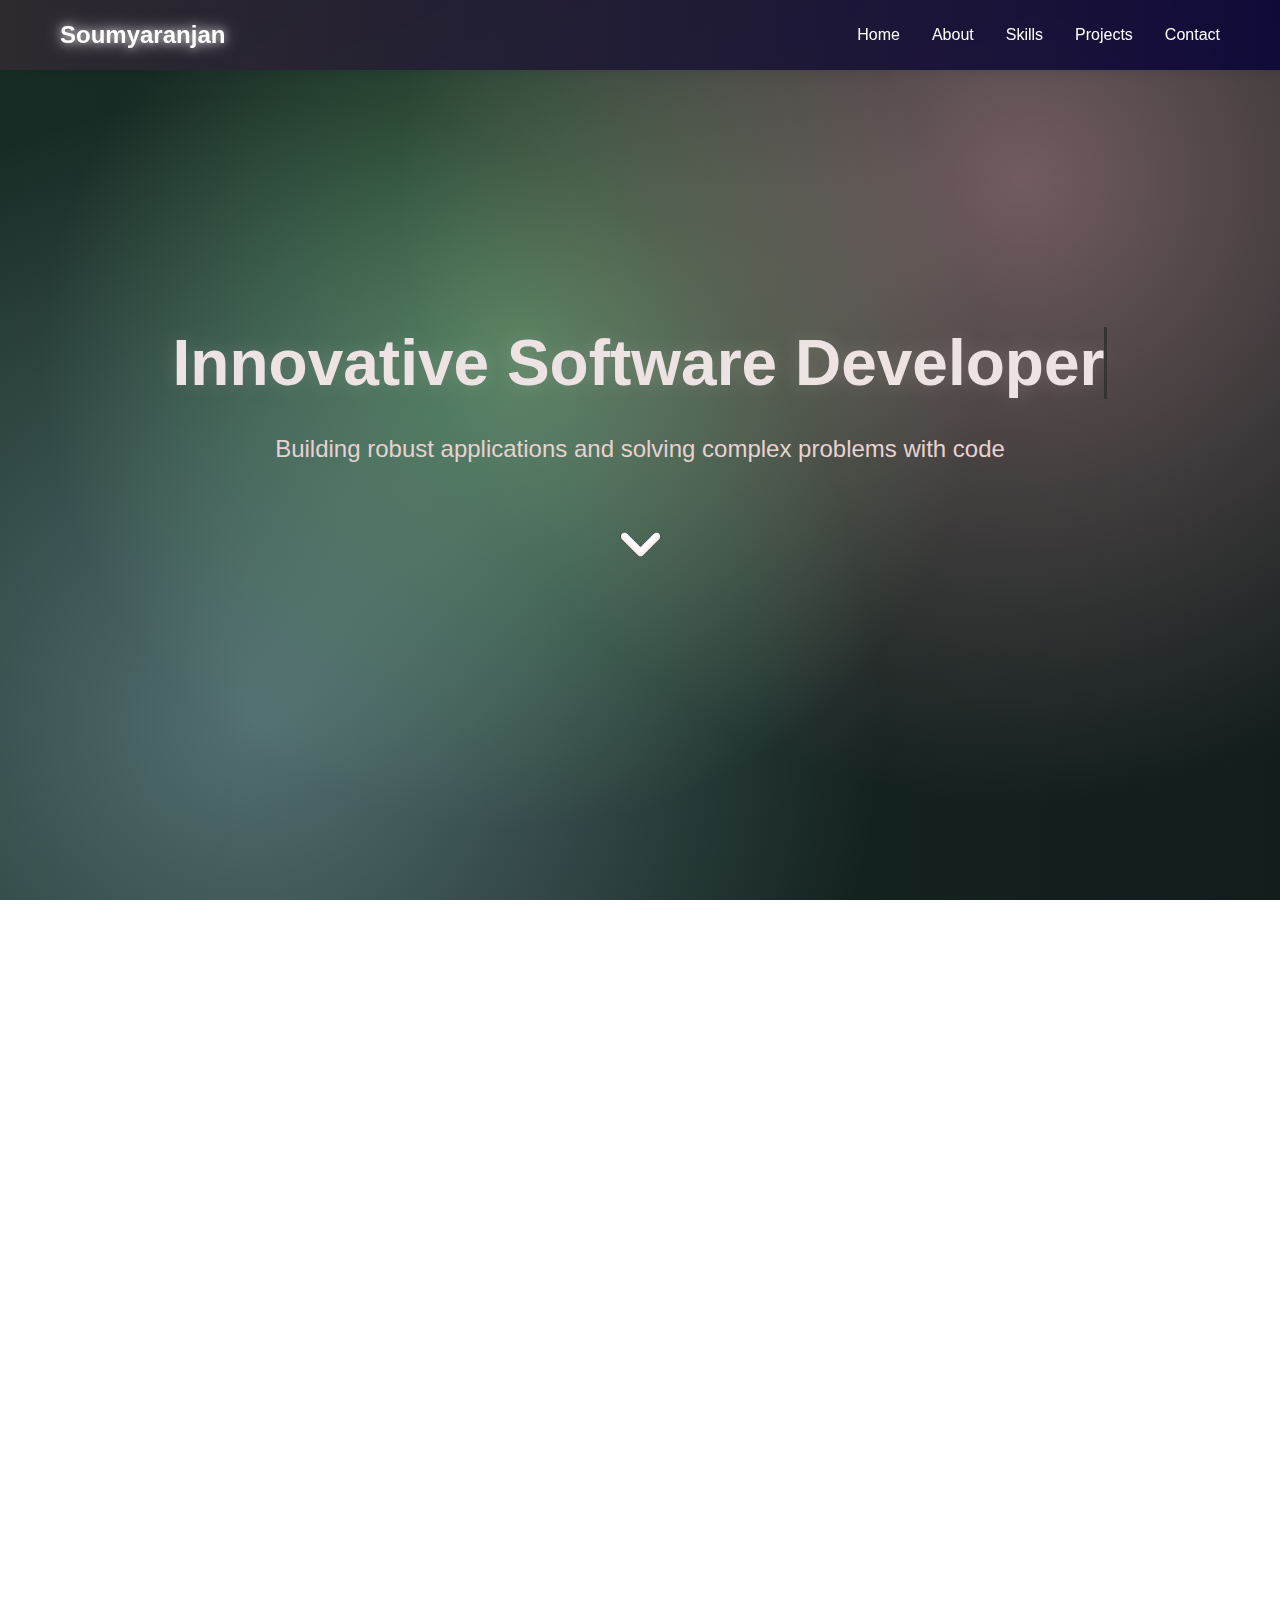
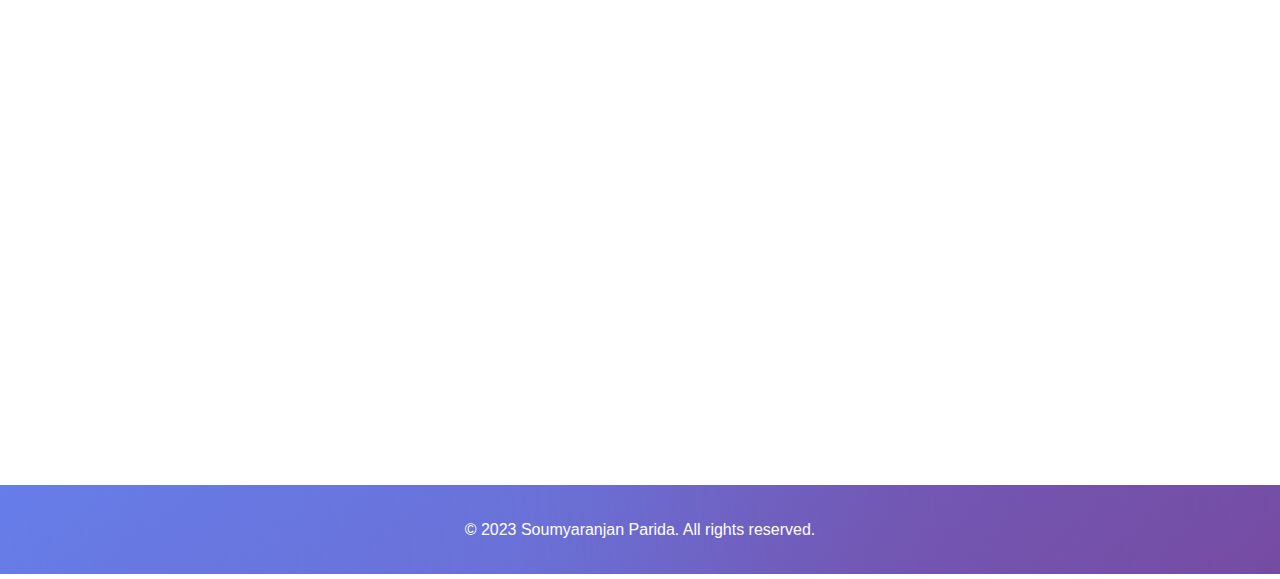
<file: index.html>
<!DOCTYPE html>
<html lang="en">

<head>
    <meta charset="UTF-8">
    <meta name="viewport" content="width=device-width, initial-scale=1.0, maximum-scale=5.0, user-scalable=yes">
    <meta name="apple-mobile-web-app-capable" content="yes">
    <meta name="apple-mobile-web-app-status-bar-style" content="black-translucent">
    <meta name="apple-mobile-web-app-title" content="Soumyaranjan Portfolio">
    <meta name="mobile-web-app-capable" content="yes">
    <title>Software Developer Portfolio</title>
    <link rel="stylesheet" href="styles.css">
    <link rel="stylesheet" href="https://cdnjs.cloudflare.com/ajax/libs/font-awesome/6.0.0/css/all.min.css">
</head>

<body>
    <div class="scroll-progress"></div>
    <header>
        <nav>
            <div class="nav-container">
                <h1 class="logo">Soumyaranjan</h1>
                <button class="hamburger" aria-label="Toggle navigation">
                    <span class="bar"></span>
                    <span class="bar"></span>
                    <span class="bar"></span>
                </button>
                <ul class="nav-links">
                    <li><a href="#hero">Home</a></li>
                    <li><a href="#about">About</a></li>
                    <li><a href="#skills">Skills</a></li>
                    <li><a href="#projects">Projects</a></li>
                    <li><a href="#contact">Contact</a></li>
                </ul>
            </div>
        </nav>
    </header>

    <main>
        <section id="hero" class="hero-section">
            <div class="hero-content">
                <h1 class="hero-headline"><span class="typing-text">Innovative Software Developer</span></h1>
                <p class="hero-subtext">Building robust applications and solving complex problems with code</p>
                <div class="scroll-arrow"><img src="down-chevron (1).png" alt="" height="45vh"> </div>
                <!-- <div class="scroll-arrow"><img src="download.png" alt="" height="45vh"> </div> -->
            </div>
        </section>

        <section id="about" class="about-section">
            <div class="container">
                <h2>About Me</h2>
                <div class="about-content">
                    <div class="profile-section">
                        <div class="profile-photo">
                            <img src="profile.jpg" alt="Profile Photo">
                        </div>
                        <div class="profile-details">
                            <div class="profile-intro">
                                <h3>Soumyaranjan</h3>
                                <p class="role">Full-Stack Software Developer</p>
                                <p class="location">📍 Based in India</p>
                            </div>         
                            <a href="soumyaranjan.pdf" download class="cv-download-btn"><i class="fas fa-download"></i>
                                Download CV</a>
                        </div>
                    </div>

                    <div class="about-details">
                        <div class="detail-card">
                            <h4>👨‍💻 About Me</h4>
                            <p>I'm a passionate software developer with over 5 years of experience building scalable web
                                applications and solving complex problems. My expertise spans full-stack development,
                                including JavaScript, Python, React, and Node.js.</p>
                            <p>I believe in writing clean, efficient code and creating user-friendly applications. Every
                                project I undertake is approached with problem-solving skills, attention to detail, and
                                a
                                focus on delivering high-quality software that meets user needs.</p>
                        </div>

                        <div class="detail-card">
                            <h4>🎓 Education</h4>
                            <div class="education-item">
                                <h5>Bachelor of Science in Mathematics</h5>
                                <!-- <p class="institution">Kendrapara autonomous college,kendrapara</p> -->
                                <p class="duration">2020 - 2023</p>
                                <h5>Masters In Computer Application</h5>
                                <p class="duration">2023-2025</p>
                            </div>
                        </div>

                        <!-- <div class="detail-card">
                            <h4>💼 Experience</h4>
                            <div class="experience-item">
                                <h5>Senior Software Developer</h5>
                                <p class="company">Tech Solutions Inc.</p>
                                <p class="duration">2022 - Present</p>
                                <p>Led development of scalable web applications, mentored junior developers, and implemented CI/CD pipelines.</p>
                            </div>
                            <div class="experience-item">
                                <h5>Software Developer</h5>
                                <p class="company">InnovateTech</p>
                                <p class="duration">2020 - 2022</p>
                                <p>Developed full-stack applications using React and Node.js, collaborated with cross-functional teams.</p>
                            </div>
                        </div> -->

                        <div class="detail-card">
                            <h4>🎯 Interests & Hobbies</h4>
                            <div class="interests-grid">
                                <span class="interest-tag">🚀 Open Source</span>
                                <span class="interest-tag">📚 Tech Blogs</span>
                                <span class="interest-tag">🎮 Gaming</span>
                                <span class="interest-tag">🏃‍♂️ Running</span>
                                <span class="interest-tag">🎵 Music</span>
                                <span class="interest-tag">📷 Photography</span>
                                <span class="interest-tag">🏐 Volleyball</span>
                                <span class="interest-tag">🏏 Cricket</span>

                            </div>
                        </div>
                    </div>

                    <div class="stats-section">
                        <div class="stat-card">
                            <div class="stat-number">1+</div>
                            <div class="stat-label">Years Experience</div>
                        </div>
                        <div class="stat-card">
                            <div class="stat-number">10+</div>
                            <div class="stat-label">Projects Completed</div>
                        </div>
                        <div class="stat-card">
                            <div class="stat-number">10+</div>
                            <div class="stat-label">Technologies Mastered</div>
                        </div>
                        <div class="stat-card">
                            <div class="stat-number">100%</div>
                            <div class="stat-label">Client Satisfaction</div>
                        </div>
                    </div>
                </div>
            </div>
        </section>

        <section id="skills" class="skills-section">
            <div class="container">
                <h2>My Skills</h2>
                <p class="skills-intro">I love building software! My main tech stack includes Java, Python, and
                    JavaScript. I enjoy developing user-friendly web applications using React, Node.js, Express, HTML,
                    and CSS, and working with MongoDB & MySQL for database management. I'm always exploring new tools
                    and technologies to improve my skills and create exciting projects.</p>

                <div id="skills-grid" class="skills-grid">
                    <!-- Skills will be dynamically loaded here -->
                </div>
            </div>
        </section>

        <section id="projects" class="projects-section">
            <div class="container">
                <h2>My Projects</h2>
                <div id="projects-grid" class="projects-grid">
                    <!-- Projects will be dynamically loaded here -->
                </div>
            </div>
        </section>

        <section id="contact" class="contact-section">
            <div class="container">
                <h2>Get In Touch & Connect</h2>
                <div class="contact-connect-content">
                    <div class="contact-form-wrapper">
                        <form id="contact-form" class="contact-form">
                            <div class="form-group">
                                <label for="name">Name</label>
                                <input type="text" id="name" name="name" required>
                            </div>
                            <div class="form-group">
                                <label for="email">Email</label>
                                <input type="email" id="email" name="email" required>
                            </div>
                            <div class="form-group">
                                <label for="message">Message</label>
                                <textarea id="message" name="message" rows="5" required></textarea>
                            </div>
                            <button type="submit" class="submit-btn">Send Message</button>
                        </form>
                    </div>
                    <div class="connect-icons-wrapper">
                        <h3>Let’s Connect</h3>
                        <div class="connect-icons">
                            <a href="https://www.instagram.com/hyy.soumyaa?igsh=MWFvNXAzdnlqZjkxZw==" target="_blank"
                                rel="noopener noreferrer" class="connect-link">
                                <i class="fab fa-instagram"></i>
                            </a>
                            <a href="https://www.linkedin.com/in/soumyaranjan-parida-05855832a?utm_source=share&utm_campaign=share_via&utm_content=profile&utm_medium=android_app"
                                target="_blank" rel="noopener noreferrer" class="connect-link">
                                <i class="fab fa-linkedin-in"></i>
                            </a>
                            <a href="tel:7608942729" class="connect-link">
                                <i class="fas fa-phone"></i>
                            </a>
                            <a href="mailto:talesbysoumya@gmail.com" class="connect-link">
                                <i class="fas fa-envelope"></i>
                            </a>
                        </div>
                    </div>
                </div>
            </div>
        </section>
    </main>

    <footer>
        <div class="container">
            <p>&copy; 2023 Soumyaranjan Parida. All rights reserved.</p>
        </div>
    </footer>

    <script src="script.js"></script>
</body>

</html>
</file>
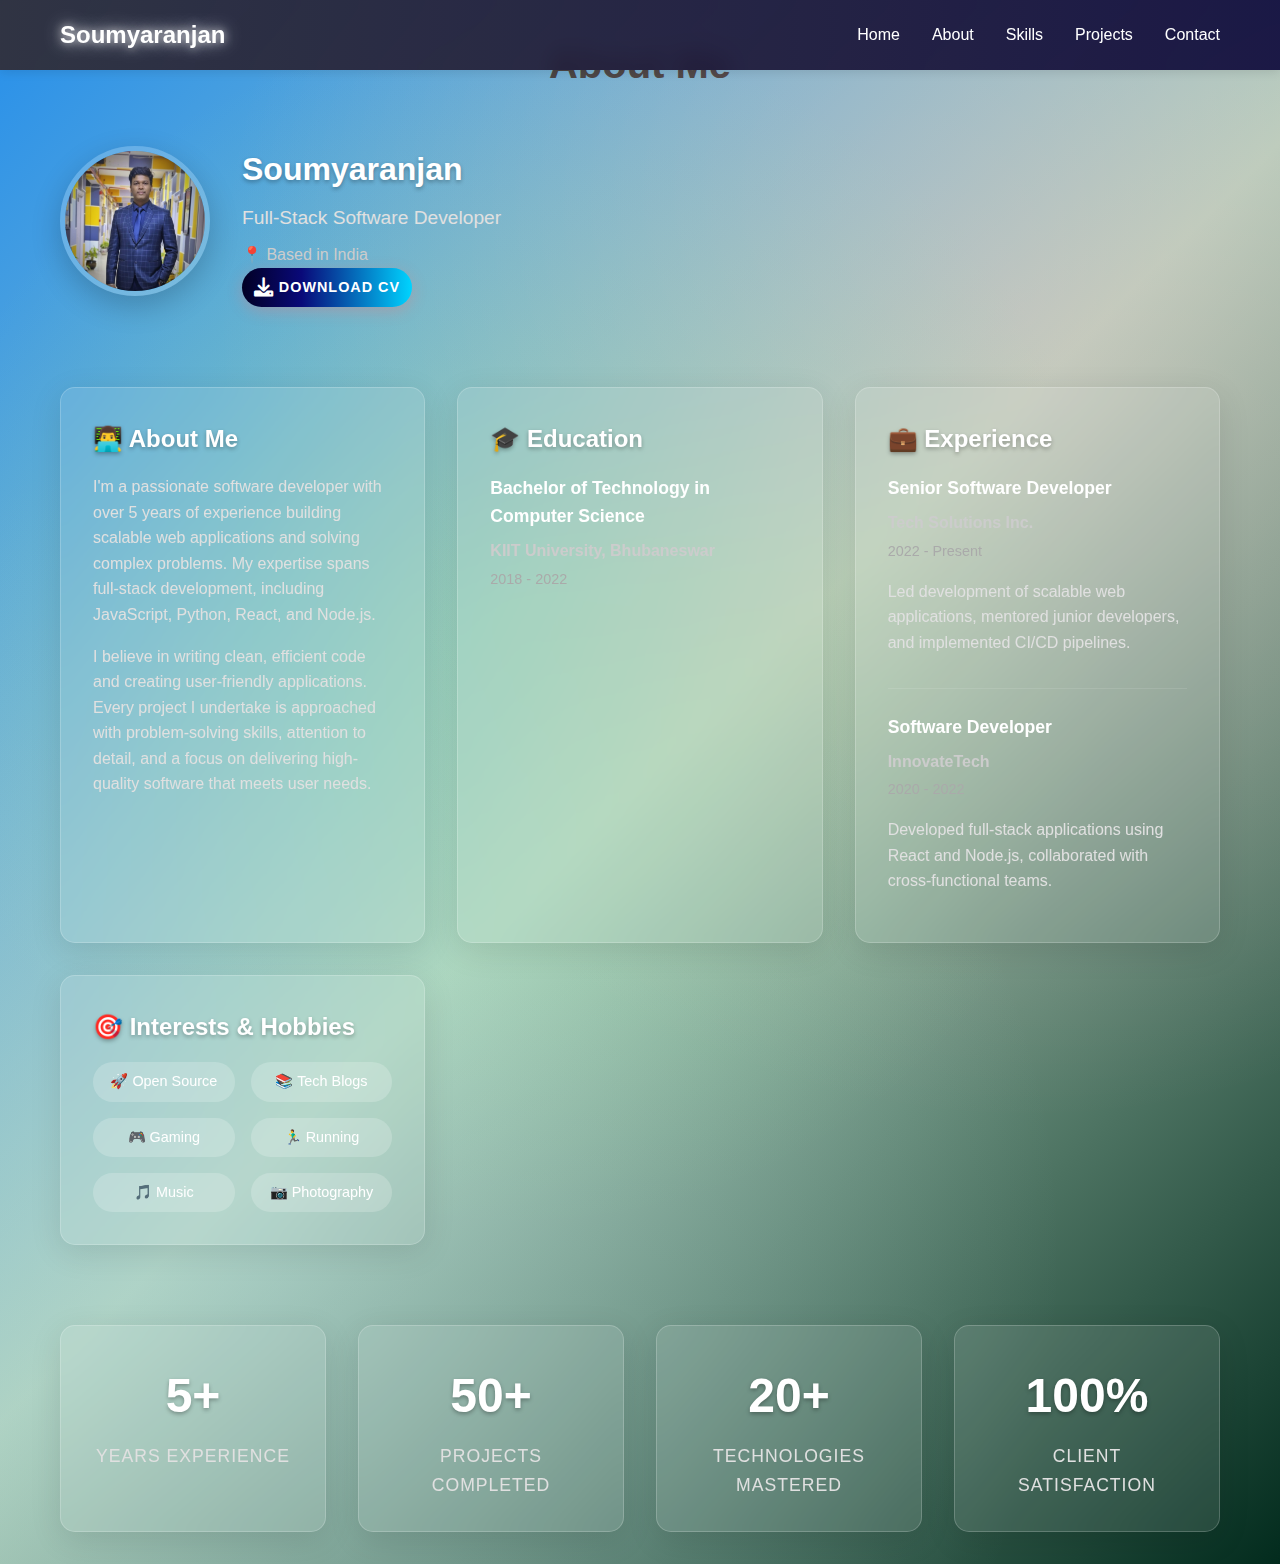
<file: about.html>
<!DOCTYPE html>
<html lang="en">

<head>
    <meta charset="UTF-8">
    <meta name="viewport" content="width=device-width, initial-scale=1.0">
    <title>About - Software Developer Portfolio</title>
    <link rel="stylesheet" href="styles.css">
    <link rel="stylesheet" href="https://cdnjs.cloudflare.com/ajax/libs/font-awesome/6.0.0/css/all.min.css">
</head>

<body>
    <header>
        <nav>
            <div class="nav-container">
                <h1 class="logo">Soumyaranjan</h1>
                <button class="hamburger" aria-label="Toggle navigation">
                    <span class="bar"></span>
                    <span class="bar"></span>
                    <span class="bar"></span>
                </button>
                <ul class="nav-links">
                    <li><a href="index.html">Home</a></li>
                    <li><a href="about.html">About</a></li>
                    <li><a href="skills.html">Skills</a></li>
                    <li><a href="projects.html">Projects</a></li>
                    <li><a href="contact.html">Contact</a></li>
                </ul>
            </div>
        </nav>
    </header>

    <main>
        <section id="about" class="about-section">
            <div class="container">
                <h2>About Me</h2>
                <div class="about-content">
                    <div class="profile-section">
                        <div class="profile-photo">
                            <img src="profile.jpg" alt="Profile Photo">
                        </div>
                        <div class="profile-intro">
                            <h3>Soumyaranjan</h3>
                            <p class="role">Full-Stack Software Developer</p>
                            <p class="location">📍 Based in India</p>
                            <a href="soumyaranjan.pdf" download class="cv-download-btn"><i class="fas fa-download"></i> Download CV</a>
                        </div>
                    </div>

                    <div class="about-details">
                        <div class="detail-card">
                            <h4>👨‍💻 About Me</h4>
                            <p>I'm a passionate software developer with over 5 years of experience building scalable web
                                applications and solving complex problems. My expertise spans full-stack development,
                                including JavaScript, Python, React, and Node.js.</p>
                            <p>I believe in writing clean, efficient code and creating user-friendly applications. Every
                                project I undertake is approached with problem-solving skills, attention to detail, and a
                                focus on delivering high-quality software that meets user needs.</p>
                        </div>

                        <div class="detail-card">
                            <h4>🎓 Education</h4>
                            <div class="education-item">
                                <h5>Bachelor of Technology in Computer Science</h5>
                                <p class="institution">KIIT University, Bhubaneswar</p>
                                <p class="duration">2018 - 2022</p>
                            </div>
                        </div>

                        <div class="detail-card">
                            <h4>💼 Experience</h4>
                            <div class="experience-item">
                                <h5>Senior Software Developer</h5>
                                <p class="company">Tech Solutions Inc.</p>
                                <p class="duration">2022 - Present</p>
                                <p>Led development of scalable web applications, mentored junior developers, and implemented CI/CD pipelines.</p>
                            </div>
                            <div class="experience-item">
                                <h5>Software Developer</h5>
                                <p class="company">InnovateTech</p>
                                <p class="duration">2020 - 2022</p>
                                <p>Developed full-stack applications using React and Node.js, collaborated with cross-functional teams.</p>
                            </div>
                        </div>

                        <div class="detail-card">
                            <h4>🎯 Interests & Hobbies</h4>
                            <div class="interests-grid">
                                <span class="interest-tag">🚀 Open Source</span>
                                <span class="interest-tag">📚 Tech Blogs</span>
                                <span class="interest-tag">🎮 Gaming</span>
                                <span class="interest-tag">🏃‍♂️ Running</span>
                                <span class="interest-tag">🎵 Music</span>
                                <span class="interest-tag">📷 Photography</span>
                            </div>
                        </div>
                    </div>

                    <div class="stats-section">
                        <div class="stat-card">
                            <div class="stat-number">5+</div>
                            <div class="stat-label">Years Experience</div>
                        </div>
                        <div class="stat-card">
                            <div class="stat-number">50+</div>
                            <div class="stat-label">Projects Completed</div>
                        </div>
                        <div class="stat-card">
                            <div class="stat-number">20+</div>
                            <div class="stat-label">Technologies Mastered</div>
                        </div>
                        <div class="stat-card">
                            <div class="stat-number">100%</div>
                            <div class="stat-label">Client Satisfaction</div>
                        </div>
                    </div>
                </div>
            </div>
        </section>
    </main>

    <!-- <footer>
        <div class="container">
            <p>&copy; 2023 Software Developer Portfolio. All rights reserved.</p>
        </div>
    </footer> -->

    <script src="script.js"></script>
</body>

</html>
</file>
<file: styles.css>
/* Reset and Base Styles */
* {
    margin: 0;
    padding: 0;
    box-sizing: border-box;
}

body {
    font-family: 'Arial', sans-serif;
    line-height: 1.6;
    color: #333333;
    background: linear-gradient(135deg, #f5f5f5 0%, #e8f4f8 50%, #d1ecf1 100%);
    background-attachment: fixed;
    animation: backgroundShift 20s ease-in-out infinite alternate;
    font-size: 16px;
}

/* Scroll Progress Bar */
.scroll-progress {
    position: fixed;
    top: 0;
    left: 0;
    width: 0%;
    height: 4px;
    background: linear-gradient(90deg, #ff6b6b, #feca57, #48dbfb);
    z-index: 1001;
    transition: width 0.3s ease;
}

.container {
    max-width: 1200px;
    margin: 0 auto;
    padding: 0 20px;
}

/* Navigation */
header {
    position: fixed;
    top: 0;
    width: 100%;
    background: linear-gradient(90deg, rgba(49, 42, 49, 0.9) 0%, rgba(10, 5, 56, 0.9) 100%);
    backdrop-filter: blur(10px);
    z-index: 1000;
    box-shadow: 0 2px 10px rgba(0, 0, 0, 0.1);
}

.nav-container {
    display: flex;
    justify-content: space-between;
    align-items: center;
    padding: 1rem 0;
    max-width: 1200px;
    margin: 0 auto;
    padding: 1rem 20px;
}

.logo {
    font-size: 1.5rem;
    font-weight: bold;
    color: #ffffff;
    text-shadow: 0 0 10px rgba(255, 255, 255, 0.8), 0 0 20px rgba(255, 255, 255, 0.6);
}

.nav-links {
    display: flex;
    list-style: none;
}

.nav-links li {
    margin-left: 2rem;
}

.nav-links a {
    text-decoration: none;
    color: #ffffff;
    transition: color 0.3s ease;
    position: relative;
}

.nav-links a::after {
    content: '';
    position: absolute;
    width: 0;
    height: 2px;
    bottom: -5px;
    left: 0;
    background-color: #ffffff;
    transition: width 0.3s ease;
}

.nav-links a:hover {
    color: #ffffff;
    text-shadow: 0 0 10px rgba(255, 255, 255, 0.8);
}

.nav-links a:hover::after {
    width: 100%;
}

/* Hamburger Menu */
.hamburger {
    display: none;
    flex-direction: column;
    cursor: pointer;
}

.bar {
    width: 25px;
    height: 3px;
    background-color: #ffffff;
    margin: 3px 0;
    transition: 0.3s;
}

.hamburger.active .bar:nth-child(1) {
    transform: rotate(-45deg) translate(-5px, 6px);
}

.hamburger.active .bar:nth-child(2) {
    opacity: 0;
}

.hamburger.active .bar:nth-child(3) {
    transform: rotate(45deg) translate(-5px, -6px);
}
/* Hero Section */
.hero-section {
    min-height: 90vh;
    display: flex;
    align-items: center;
    justify-content: center;
    /* background: linear-gradient(135deg, #363333 0%, #7aade4 50%, #010a0f 100%),
                radial-gradient(circle at 25% 25%, rgba(173, 216, 230, 0.3) 0%, transparent 50%),
                radial-gradient(circle at 75% 75%, rgba(255, 182, 193, 0.3) 0%, transparent 50%); */
    background: linear-gradient(to right, #182C25, #121D1C);
    background-attachment: fixed;
    position: relative;
    overflow: hidden;
}

@media (min-width: 992px) {
    .hero-section {
        min-height: 100dvh;
    }
}

.hero-section::before {
    content: '';
    position: absolute;
    top: 0;
    left: 0;
    right: 0;
    bottom: 0;
    background-image:
        radial-gradient(circle at 20% 80%, rgba(173, 216, 230, 0.4) 0%, transparent 50%),
        radial-gradient(circle at 80% 20%, rgba(255, 182, 193, 0.4) 0%, transparent 50%),
        radial-gradient(circle at 40% 40%, rgba(144, 238, 144, 0.4) 0%, transparent 50%);
    animation: particleFloat 15s ease-in-out infinite;
    pointer-events: none;
    z-index: 0;
}

.hero-section::after {
    content: '';
    position: absolute;
    top: 0;
    left: 0;
    right: 0;
    bottom: 0;
    /* background: ; */
    /* background-image:
        radial-gradient(circle at 10% 90%, rgba(255, 255, 255, 0.5) 0%, transparent 30%),
        radial-gradient(circle at 90% 10%, rgba(255, 255, 255, 0.5) 0%, transparent 30%),
        radial-gradient(circle at 50% 50%, rgba(255, 255, 255, 0.5) 0%, transparent 30%); */
    animation: bubbleFloat 20s ease-in-out infinite;
    pointer-events: none;
    z-index: 0;
}

.hero-content {
    text-align: center;
    z-index: 1;
    position: relative;
}

.hero-headline {
    font-size: 4rem;
    font-weight: bold;
    margin-bottom: 1rem;
    color: #eee3e3;
    text-shadow: 0 0 20px rgba(226, 212, 212, 0.2);
    animation: fadeInUp 1s ease-out;
}

.typing-text {
    border-right: 3px solid #333333;
    animation: typing 3s steps(30, end), blink-caret 0.75s step-end infinite;
}

@keyframes typing {
    from { width: 0; }
    to { width: 100%; }
}

@keyframes blink-caret {
    from, to { border-color: transparent; }
    50% { border-color: #333333; }
}

.hero-subtext {
    font-size: 1.5rem;
    color: #e7d2d2;
    margin-bottom: 3rem;
    animation: fadeInUp 1s ease-out 0.3s both;
}

.scroll-arrow {
    animation: bounce 2s infinite;
    color: #d84f4f;
    cursor: pointer;
    font-size: 5vh;
}

@keyframes fadeInUp {
    from {
        opacity: 0;
        transform: translateY(30px);
    }
    to {
        opacity: 1;
        transform: translateY(0);
    }
}

@keyframes bounce {
    0%, 20%, 50%, 80%, 100% {
        transform: translateY(0);
    }
    40% {
        transform: translateY(-10px);
    }
    60% {
        transform: translateY(-5px);
    }
}

@keyframes backgroundShift {
    0% {
        background-position: 0% 50%;
    }
    100% {
        background-position: 100% 50%;
    }
}

@keyframes particleFloat {
    0% {
        transform: translateY(0px) rotate(0deg);
        opacity: 0.7;
    }
    50% {
        transform: translateY(-20px) rotate(180deg);
        opacity: 1;
    }
    100% {
        transform: translateY(0px) rotate(360deg);
        opacity: 0.7;
    }
}

@keyframes bubbleFloat {
    0% {
        transform: translateY(0px) scale(1);
        opacity: 0.5;
    }
    25% {
        transform: translateY(-10px) scale(1.1);
        opacity: 0.7;
    }
    50% {
        transform: translateY(-20px) scale(0.9);
        opacity: 1;
    }
    75% {
        transform: translateY(-10px) scale(1.05);
        opacity: 0.8;
    }
    100% {
        transform: translateY(0px) scale(1);
        opacity: 0.5;
    }
}

body::before {
    content: '';
    position: fixed;
    top: 0;
    left: 0;
    width: 100%;
    height: 100%;
    background-image:
        radial-gradient(circle at 20% 80%, rgba(106, 13, 173, 0.4) 0%, transparent 50%),
        radial-gradient(circle at 80% 20%, rgba(255, 69, 0, 0.4) 0%, transparent 50%),
        radial-gradient(circle at 40% 40%, rgba(0, 206, 209, 0.4) 0%, transparent 50%);
    animation: particleFloat 15s ease-in-out infinite;
    pointer-events: none;
    z-index: -1;
}

/* About Section */
.about-section {
    min-height: auto;
    display: flex;
    align-items: center;
    justify-content: center;
    padding: 2rem 0;
    background: linear-gradient(135deg, #268feb 0%, #afd1bc 50%, #022b1d 100%);
    position: relative;
    overflow: hidden;
}

@media (min-width: 992px) {
    .about-section {
        min-height: 100vh;
    }
}

.about-section::before {
    content: '';
    position: absolute;
    top: 0;
    left: 0;
    right: 0;
    bottom: 0;
    background-image:
        radial-gradient(circle at 20% 80%, rgba(173, 216, 230, 0.3) 0%, transparent 50%),
        radial-gradient(circle at 80% 20%, rgba(255, 182, 193, 0.3) 0%, transparent 50%),
        radial-gradient(circle at 40% 40%, rgba(144, 238, 144, 0.3) 0%, transparent 50%);
    animation: particleFloat 15s ease-in-out infinite;
    pointer-events: none;
    z-index: 0;
}

.about-section h2 {
    text-align: center;
    font-size: 2.5rem;
    margin-bottom: 3rem;
    color: #333333;
}

.about-content {
    display: flex;
    flex-direction: column;
    gap: 3rem;
    position: relative;
    z-index: 1;
    max-width: 1200px;
    width: 100%;
}

.profile-section {
    display: flex;
    align-items: center;
    gap: 2rem;
    margin-bottom: 2rem;
}

.profile-photo img {
    width: 150px;
    height: 150px;
    border-radius: 50%;
    object-fit: cover;
    border: 5px solid rgba(255, 255, 255, 0.2);
    box-shadow: 0 10px 30px rgba(0, 0, 0, 0.2);
    transition: transform 0.3s ease;
}

.profile-photo img:hover {
    transform: scale(1.05);
}

.profile-details {
    flex: 1;
    display: flex;
    flex-direction: column;
    justify-content: space-between;
    height: 100%;
}

.profile-intro {
    display: flex;
    flex-direction: column;
}

.profile-intro .text-content {
    margin-bottom: 1rem;
}

.profile-intro h3 {
    font-size: 2rem;
    margin-bottom: 0.5rem;
    color: #ffffff;
    text-shadow: 0 2px 4px rgba(0, 0, 0, 0.3);
}

.profile-intro .role {
    font-size: 1.2rem;
    color: #e0e0e0;
    margin-bottom: 0.5rem;
}

.profile-intro .location {
    font-size: 1rem;
    color: #cccccc;
}

.about-details {
    display: grid;
    grid-template-columns: repeat(auto-fit, minmax(300px, 1fr));
    gap: 2rem;
}

.detail-card {
    background: rgba(255, 255, 255, 0.1);
    backdrop-filter: blur(10px);
    border: 1px solid rgba(255, 255, 255, 0.2);
    border-radius: 15px;
    padding: 2rem;
    box-shadow: 0 8px 32px rgba(0, 0, 0, 0.1);
    transition: transform 0.3s ease, box-shadow 0.3s ease;
}

.detail-card:hover {
    transform: translateY(-5px);
    box-shadow: 0 15px 40px rgba(0, 0, 0, 0.2);
}

.detail-card h4 {
    font-size: 1.5rem;
    margin-bottom: 1rem;
    color: #ffffff;
    text-shadow: 0 2px 4px rgba(0, 0, 0, 0.3);
}

.detail-card p {
    color: #e0e0e0;
    line-height: 1.6;
    margin-bottom: 1rem;
}

.education-item, .experience-item {
    margin-bottom: 1.5rem;
    padding-bottom: 1rem;
    border-bottom: 1px solid rgba(255, 255, 255, 0.1);
}

.education-item:last-child, .experience-item:last-child {
    border-bottom: none;
    margin-bottom: 0;
    padding-bottom: 0;
}

.education-item h5, .experience-item h5 {
    font-size: 1.1rem;
    margin-bottom: 0.5rem;
    color: #ffffff;
}

.education-item .institution, .experience-item .company {
    font-weight: bold;
    color: #cccccc;
    margin-bottom: 0.25rem;
}

.education-item .duration, .experience-item .duration {
    font-size: 0.9rem;
    color: #aaaaaa;
}

.interests-grid {
    display: grid;
    grid-template-columns: repeat(auto-fit, minmax(120px, 1fr));
    gap: 1rem;
}

.interest-tag {
    background: rgba(255, 255, 255, 0.2);
    color: #ffffff;
    padding: 0.5rem 1rem;
    border-radius: 25px;
    text-align: center;
    font-size: 0.9rem;
    transition: background 0.3s ease;
}

.interest-tag:hover {
    background: rgba(255, 255, 255, 0.3);
}

.stats-section {
    display: grid;
    grid-template-columns: repeat(auto-fit, minmax(200px, 1fr));
    gap: 2rem;
    margin-top: 2rem;
}

.stat-card {
    background: rgba(255, 255, 255, 0.1);
    backdrop-filter: blur(10px);
    border: 1px solid rgba(255, 255, 255, 0.2);
    border-radius: 15px;
    padding: 2rem;
    text-align: center;
    box-shadow: 0 8px 32px rgba(0, 0, 0, 0.1);
    transition: transform 0.3s ease, box-shadow 0.3s ease;
}

.stat-card:hover {
    transform: translateY(-5px);
    box-shadow: 0 15px 40px rgba(0, 0, 0, 0.2);
}

.stat-number {
    font-size: 3rem;
    font-weight: bold;
    color: #ffffff;
    text-shadow: 0 2px 4px rgba(0, 0, 0, 0.3);
    margin-bottom: 0.5rem;
}

.stat-label {
    font-size: 1.1rem;
    color: #e0e0e0;
    text-transform: uppercase;
    letter-spacing: 1px;
}

/* Skills Section */
.skills-section {
    padding: 5rem 0;
    background: linear-gradient(135deg, #c0dae0 0%, #d44e7b 100%);
    position: relative;
    overflow: hidden;
}

.skills-section::before {
    content: '';
    position: absolute;
    top: 0;
    left: 0;
    right: 0;
    bottom: 0;
    background-image:
        radial-gradient(circle at 20% 80%, rgba(144, 10, 240, 0.2) 0%, transparent 100%),
        radial-gradient(circle at 80% 20%, rgba(236, 234, 233, 0.2) 0%, transparent 50%),
        radial-gradient(circle at 40% 40%, rgba(0, 206, 209, 0.2) 0%, transparent 50%);
    animation: particleFloat 15s ease-in-out infinite;
    pointer-events: none;
    z-index: 0;
}

.skills-section h2 {
    text-align: center;
    font-size: 2.5rem;
    margin-bottom: 3rem;
    color: #000000;
    position: relative;
    z-index: 1;
}

.skills-intro {
    text-align: center;
    font-size: 1.2rem;
    margin-bottom: 3rem;
    color: #333333;
    position: relative;
    z-index: 1;
    max-width: 800px;
    margin-left: auto;
    margin-right: auto;
}

.skills-cards {
    display: grid;
    grid-template-columns: repeat(auto-fit, minmax(300px, 1fr));
    gap: 2rem;
    position: relative;
    z-index: 1;
}



/* Projects Section */
.projects-section {
    padding: 5rem 0;
    background: linear-gradient(135deg, #c0dae0 0%, #d44e7b 100%);
    position: relative;
    overflow: hidden;
}

.projects-section::before {
    content: '';
    position: absolute;
    top: 0;
    left: 0;
    right: 0;
    bottom: 0;
    background-image:
        radial-gradient(circle at 20% 80%, rgba(144, 10, 240, 0.2) 0%, transparent 100%),
        radial-gradient(circle at 80% 20%, rgba(236, 234, 233, 0.2) 0%, transparent 50%),
        radial-gradient(circle at 40% 40%, rgba(0, 206, 209, 0.2) 0%, transparent 50%);
    animation: particleFloat 15s ease-in-out infinite;
    pointer-events: none;
    z-index: 0;
}

.projects-section h2 {
    text-align: center;
    font-size: 2.5rem;
    margin-bottom: 3rem;
    color: #000000;
    position: relative;
    z-index: 1;
}

.projects-grid {
    display: grid;
    grid-template-columns: repeat(auto-fit, minmax(300px, 1fr));
    gap: 2rem;
    position: relative;
    z-index: 1;
}

.project-card {
    background-color: #f8f3f3;
    border-radius: 10px;
    overflow: hidden;
    box-shadow: 0 5px 15px rgba(0, 0, 0, 0.1);
    transition: all 0.6s ease;
    opacity: 0;
    transform: translateY(30px);
    border: 2px solid transparent;
    position: relative;
    padding: 1.5rem;
}

.project-card::before {
    content: '';
    position: absolute;
    top: -2px;
    left: -2px;
    right: -2px;
    bottom: -2px;
    background: linear-gradient(45deg, #b59dc7, #23a9e7, #b50edf);
    border-radius: 12px;
    z-index: -1;
    opacity: 0;
    transition: opacity 0.9s ease;
}

.project-card.fade-in {
    opacity: 1;
    transform: translateY(0);
}

.project-card:hover {
    transform: translateY(-15px) scale(1.05) rotate(2deg);
    box-shadow: 0 20px 40px rgba(0, 0, 0, 0.2), 0 0 30px rgba(181, 157, 199, 0.5);
    filter: brightness(1.1);
}

.project-card:hover::before {
    opacity: 1;
}

.project-icon {
    font-size: 3rem;
    text-align: center;
    margin-bottom: 1rem;
}

.project-icon-img {
    width: 3rem;
    height: 3rem;
    display: block;
    margin: 0 auto 1rem auto;
    object-fit: contain;
}

.project-content {
    text-align: center;
}

.project-title {
    font-size: 1.25rem;
    font-weight: bold;
    margin-bottom: 0.5rem;
    color: #310202;
}

.project-description {
    color: #3f1212;
    margin-bottom: 1rem;
}

.project-link {
    display: inline-block;
    color: #1d1a1a;
    text-decoration: none;
    font-weight: bold;
    transition: color 0.3s ease;
}

.project-link:hover {
    color: #dd2727;
}

/* Skills Grid */
.skills-grid {
    display: grid;
    grid-template-columns: repeat(auto-fit, minmax(300px, 1fr));
    gap: 2rem;
    position: relative;
    z-index: 1;
}

.skill-card {
    background-color: #f8f3f3;
    border-radius: 10px;
    overflow: hidden;
    box-shadow: 0 5px 15px rgba(0, 0, 0, 0.1);
    transition: all 0.6s ease;
    opacity: 0;
    transform: translateY(30px);
    border: 2px solid transparent;
    position: relative;
    padding: 1.5rem;
}

.skill-card::before {
    content: '';
    position: absolute;
    top: -2px;
    left: -2px;
    right: -2px;
    bottom: -2px;
    background: linear-gradient(45deg, #b59dc7, #23a9e7, #b50edf);
    border-radius: 12px;
    z-index: -1;
    opacity: 0;
    transition: opacity 0.9s ease;
}

.skill-card.fade-in {
    opacity: 1;
    transform: translateY(0);
}

.skill-card:hover {
    transform: translateY(-15px) scale(1.05) rotate(2deg);
    box-shadow: 0 20px 40px rgba(0, 0, 0, 0.2), 0 0 30px rgba(181, 157, 199, 0.5);
    filter: brightness(1.1);
}

.skill-card:hover::before {
    opacity: 1;
}

.skill-icon {
    font-size: 3rem;
    text-align: center;
    margin-bottom: 1rem;
}

.skill-icon-img {
    width: 3rem;
    height: 3rem;
    display: block;
    margin: 0 auto 1rem auto;
    object-fit: contain;
}

.skill-content {
    text-align: center;
}

.skill-title {
    font-size: 1.25rem;
    font-weight: bold;
    margin-bottom: 0.5rem;
    color: #310202;
}

.skill-description {
    color: #3f1212;
    margin-bottom: 1rem;
    font-size: 0.9rem;
}

.skill-proficiency {
    margin-bottom: 1rem;
}

.proficiency-bar {
    width: 100%;
    height: 8px;
    background-color: #e0e0e0;
    border-radius: 4px;
    overflow: hidden;
    margin-bottom: 0.5rem;
}

.proficiency-fill {
    height: 100%;
    background: linear-gradient(90deg, #ff6b6b, #feca57, #48dbfb);
    border-radius: 4px;
    transition: width 0.3s ease;
}

.proficiency-text {
    font-size: 0.8rem;
    color: #666;
    font-weight: bold;
}

.skill-category {
    display: inline-block;
    background-color: #e0e0e0;
    color: #333;
    padding: 0.25rem 0.75rem;
    border-radius: 20px;
    font-size: 0.8rem;
    margin-bottom: 1rem;
}

.skill-link {
    display: inline-block;
    color: #1d1a1a;
    text-decoration: none;
    font-weight: bold;
    font-size: 0.9rem;
    transition: color 0.3s ease;
}

.skill-link:hover {
    color: #dd2727;
}

/* Contact Section */
.contact-section {
    padding: 5rem 0;
    background: linear-gradient(135deg, #ff6b6b 0%, #feca57 50%, #48dbfb 100%);
    position: relative;
    overflow: hidden;
}

.contact-section::before {
    content: '';
    position: absolute;
    top: 0;
    left: 0;
    right: 0;
    bottom: 0;
    background-image:
        radial-gradient(circle at 20% 80%, rgba(255, 107, 107, 0.3) 0%, transparent 50%),
        radial-gradient(circle at 80% 20%, rgba(254, 202, 87, 0.3) 0%, transparent 50%),
        radial-gradient(circle at 40% 40%, rgba(72, 219, 251, 0.3) 0%, transparent 50%);
    animation: particleFloat 15s ease-in-out infinite;
    pointer-events: none;
    z-index: 0;
}

.contact-section h2 {
    text-align: center;
    font-size: 2.5rem;
    margin-bottom: 3rem;
    color: #ffffff;
    position: relative;
    z-index: 1;
    animation: fadeInUp 1s ease-out;
}

.contact-connect-content {
    display: grid;
    grid-template-columns: 1fr 1fr;
    gap: 3rem;
    align-items: start;
    position: relative;
    z-index: 1;
}

.contact-form-wrapper {
    background: linear-gradient(135deg, rgba(255, 255, 255, 0.1), rgba(255, 255, 255, 0.05));
    padding: 2rem;
    border-radius: 20px;
    backdrop-filter: blur(15px);
    border: 1px solid rgba(255, 255, 255, 0.3);
    box-shadow: 0 8px 32px rgba(0, 0, 0, 0.2), inset 0 1px 0 rgba(255, 255, 255, 0.1);
    animation: slideInLeft 1s ease-out, glowPulse 3s ease-in-out infinite alternate;
    position: relative;
    overflow: hidden;
}

.contact-form-wrapper::before {
    content: '';
    position: absolute;
    top: -50%;
    left: -50%;
    width: 200%;
    height: 200%;
    background: linear-gradient(45deg, transparent, rgba(255, 255, 255, 0.1), transparent);
    animation: shimmer 3s linear infinite;
    pointer-events: none;
}

.contact-form {
    max-width: 100%;
    margin: 0;
}

.connect-icons-wrapper {
    text-align: center;
    background: linear-gradient(135deg, rgba(255, 255, 255, 0.1), rgba(255, 255, 255, 0.05));
    padding: 2rem;
    border-radius: 20px;
    backdrop-filter: blur(15px);
    border: 1px solid rgba(255, 255, 255, 0.3);
    box-shadow: 0 8px 32px rgba(0, 0, 0, 0.2), inset 0 1px 0 rgba(255, 255, 255, 0.1);
    animation: slideInRight 1s ease-out, glowPulse 3s ease-in-out infinite alternate;
    position: relative;
    overflow: hidden;
}

.connect-icons-wrapper::before {
    content: '';
    position: absolute;
    top: -50%;
    left: -50%;
    width: 200%;
    height: 200%;
    background: linear-gradient(45deg, transparent, rgba(255, 255, 255, 0.1), transparent);
    animation: shimmer 3s linear infinite;
    pointer-events: none;
}

.connect-icons-wrapper h3 {
    font-size: 1.8rem;
    margin-bottom: 2rem;
    color: #ffffff;
    text-shadow: 0 0 10px rgba(255, 255, 255, 0.5);
    animation: fadeInUp 1s ease-out 0.5s both;
}

.connect-icons {
    display: flex;
    justify-content: center;
    align-items: center;
    gap: 3rem;
    flex-wrap: wrap;
}

.connect-link {
    display: inline-block;
    font-size: 3rem;
    color: #ffffff;
    transition: all 0.4s cubic-bezier(0.175, 0.885, 0.32, 1.275);
    text-decoration: none;
    position: relative;
    overflow: hidden;
    transform-style: preserve-3d;
}

.connect-link::before {
    content: '';
    position: absolute;
    top: 50%;
    left: 50%;
    width: 0;
    height: 0;
    background: radial-gradient(circle, rgba(255, 255, 255, 0.4) 0%, transparent 70%);
    border-radius: 50%;
    transform: translate(-50%, -50%);
    transition: width 0.6s, height 0.6s;
    z-index: -1;
}

.connect-link::after {
    content: '';
    position: absolute;
    top: 0;
    left: 0;
    right: 0;
    bottom: 0;
    background: linear-gradient(45deg, transparent, rgba(255, 255, 255, 0.1), transparent);
    opacity: 0;
    transition: opacity 0.3s ease;
}

.connect-link:hover {
    transform: scale(1.4) rotateY(180deg) rotateX(10deg);
    color: #ffeb3b;
    text-shadow: 0 0 20px rgba(255, 235, 59, 0.8), 0 0 40px rgba(255, 235, 59, 0.6), 0 0 60px rgba(255, 235, 59, 0.4);
    filter: drop-shadow(0 0 20px rgba(255, 235, 59, 0.5));
}

.connect-link:hover::before {
    width: 250%;
    height: 250%;
}

.connect-link:hover::after {
    opacity: 1;
    animation: sparkle 0.8s ease-out;
}

@keyframes slideInLeft {
    from {
        opacity: 0;
        transform: translateX(-50px);
    }
    to {
        opacity: 1;
        transform: translateX(0);
    }
}

@keyframes slideInRight {
    from {
        opacity: 0;
        transform: translateX(50px);
    }
    to {
        opacity: 1;
        transform: translateX(0);
    }
}

@keyframes glowPulse {
    0% {
        box-shadow: 0 8px 32px rgba(0, 0, 0, 0.2), inset 0 1px 0 rgba(255, 255, 255, 0.1);
    }
    50% {
        box-shadow: 0 8px 32px rgba(255, 255, 255, 0.1), inset 0 1px 0 rgba(255, 255, 255, 0.2);
    }
    100% {
        box-shadow: 0 8px 32px rgba(0, 0, 0, 0.2), inset 0 1px 0 rgba(255, 255, 255, 0.1);
    }
}

@keyframes shimmer {
    0% {
        transform: translateX(-100%) translateY(-100%) rotate(45deg);
    }
    100% {
        transform: translateX(100%) translateY(100%) rotate(45deg);
    }
}

@keyframes sparkle {
    0% {
        opacity: 0;
        transform: scale(0.5);
    }
    50% {
        opacity: 1;
        transform: scale(1.2);
    }
    100% {
        opacity: 0;
        transform: scale(0.5);
    }
}

@keyframes gentlePulse {
    0% {
        box-shadow: 0 4px 15px rgba(255, 107, 107, 0.3);
    }
    50% {
        box-shadow: 0 4px 20px rgba(255, 107, 107, 0.5);
    }
    100% {
        box-shadow: 0 4px 15px rgba(255, 107, 107, 0.3);
    }
}

.form-group {
    margin-bottom: 1.5rem;
}

.form-group label {
    display: block;
    margin-bottom: 0.5rem;
    font-weight: bold;
    color: #333;
}

.form-group input,
.form-group textarea {
    width: 100%;
    padding: 0.75rem;
    border: 1px solid #ddd;
    border-radius: 5px;
    font-size: 1rem;
    transition: border-color 0.3s ease;
}

.form-group input:focus,
.form-group textarea:focus {
    outline: none;
    border-color: #666;
}

.submit-btn {
    display: block;
    width: 100%;
    padding: 0.75rem;
    background-color: #333;
    color: #fff;
    border: none;
    border-radius: 5px;
    font-size: 1rem;
    font-weight: bold;
    cursor: pointer;
    transition: background-color 0.3s ease;
}

.submit-btn:hover {
    background-color: #666;
}

/* Connect Section */
.connect-section {
    padding: 3rem 0;
    background: linear-gradient(135deg, #f093fb 0%, #f5576c 100%);
    position: relative;
    overflow: hidden;
}

.connect-section::before {
    content: '';
    position: absolute;
    top: 0;
    left: 0;
    right: 0;
    bottom: 0;
    background-image:
        radial-gradient(circle at 20% 80%, rgba(240, 147, 251, 0.3) 0%, transparent 50%),
        radial-gradient(circle at 80% 20%, rgba(245, 87, 108, 0.3) 0%, transparent 50%),
        radial-gradient(circle at 40% 40%, rgba(240, 147, 251, 0.3) 0%, transparent 50%);
    animation: particleFloat 15s ease-in-out infinite;
    pointer-events: none;
    z-index: 0;
}

.connect-section h2 {
    text-align: center;
    font-size: 2.5rem;
    margin-bottom: 2rem;
    color: #ffffff;
    position: relative;
    z-index: 1;
}

.connect-icons {
    display: flex;
    justify-content: center;
    align-items: center;
    gap: 2rem;
    position: relative;
    z-index: 1;
}

.connect-link {
    display: inline-block;
    font-size: 2.5rem;
    color: #ffffff;
    transition: all 0.3s ease;
    text-decoration: none;
}

.connect-link:hover {
    transform: scale(1.2) rotate(5deg);
    color: #ffeb3b;
    text-shadow: 0 0 20px rgba(255, 235, 59, 0.8);
}

/* Download CV Button */
.cv-download-btn {
    display: inline-flex;
    align-items: center;
    gap: 0.3rem;
    padding: 0.5rem 0.75rem;
    background: linear-gradient(90deg,rgba(2, 0, 36, 1) 0%, rgba(9, 9, 121, 1) 35%, rgba(0, 212, 255, 1) 100%);
    color: #ffffff;
    text-decoration: none;
    font-weight: bold;
    font-size: 0.9rem;
    border-radius:50px;
    /* border: 2px solid transparent; */
    box-shadow: 0 4px 15px rgba(255, 107, 107, 0.3);
    transition: all 0.3s ease;
    position: relative;
    overflow: hidden;
    text-transform: uppercase;
    letter-spacing: 1px;
    animation: gentlePulse 2s ease-in-out infinite;
    margin-left: 0;
    align-self: flex-start;
}

.cv-download-btn::before {
    content: '';
    position: absolute;
    top: 0;
    left: -1000%;
    width: 100%;    
    height: 100%;
    /* background: linear-gradient(90deg, transparent, rgba(255, 255, 255, 0.2), transparent); */
    transition: left 0.5s;
}

.cv-download-btn:hover {
    transform: translateY(-3px) scale(1.05);
    /* box-shadow: 0 8px 25px rgba(255, 107, 107, 0.5), 0 0 30px rgba(255, 107, 107, 0.8);   */
    background: linear-gradient(135deg, #ff5252 0%, #ffb74d 50%, #42a5f5 100%);
    /* border-color: rgba(255, 255, 255, 0.5); */
}

.cv-download-btn:hover::before {
    left: 100%;
}

.cv-download-btn i {
    font-size: 1.2rem;
    transition: transform 0.3s ease;
}

.cv-download-btn:hover i {
    transform: translateX(5px);
}

/* Footer */
footer {
    background: linear-gradient(135deg, #667eea 0%, #764ba2 100%);
    color: #fff;
    text-align: center;
    padding: 2rem 0;
    position: relative;
    overflow: hidden;
}

footer::before {
    content: '';
    position: absolute;
    top: 0;
    left: 0;
    right: 0;
    bottom: 0;
    background-image:
        radial-gradient(circle at 20% 80%, rgba(102, 126, 234, 0.3) 0%, transparent 50%),
        radial-gradient(circle at 80% 20%, rgba(118, 75, 162, 0.3) 0%, transparent 50%),
        radial-gradient(circle at 40% 40%, rgba(102, 126, 234, 0.3) 0%, transparent 50%);
    animation: particleFloat 15s ease-in-out infinite;
    pointer-events: none;
    z-index: 0;
}

footer p {
    margin: 0;
    position: relative;
    z-index: 1;
}

/* iOS-specific styles */
@supports (-webkit-touch-callout: none) {
    /* iOS Safari specific styles */
    body {
        -webkit-text-size-adjust: 100%;
        -webkit-font-smoothing: antialiased;
        -moz-osx-font-smoothing: grayscale;
    }

    /* Safe area for iPhone X and later */
    .hero-section,
    .about-section,
    .projects-section,
    .contact-section,
    .connect-section,
    footer {
        padding-left: env(safe-area-inset-left);
        padding-right: env(safe-area-inset-right);
    }

    header {
        padding-top: env(safe-area-inset-top);
    }

    /* Touch targets for iOS */
    button,
    .nav-links a,
    .project-link,
    .submit-btn {
        min-height: 44px;
        min-width: 44px;
    }

    /* Prevent zoom on input focus */
    input[type="text"],
    input[type="email"],
    textarea {
        font-size: 16px;
    }

    /* iOS-specific scrollbar */
    ::-webkit-scrollbar {
        width: 8px;
    }

    ::-webkit-scrollbar-track {
        background: #f1f1f1;
    }

    ::-webkit-scrollbar-thumb {
        background: #888;
        border-radius: 4px;
    }

    ::-webkit-scrollbar-thumb:hover {
        background: #555;
    }
}

/* Responsive Design */
@media (max-width: 992px) {
    .hero-headline {
        font-size: 3rem;
    }

    .hero-subtext {
        font-size: 1.3rem;
    }

    .about-content {
        grid-template-columns: 1fr;
        gap: 2rem;
    }

    .projects-grid {
        grid-template-columns: repeat(auto-fit, minmax(250px, 1fr));
        gap: 1.5rem;
    }

    .skills-grid {
        grid-template-columns: repeat(auto-fit, minmax(250px, 1fr));
        gap: 1.5rem;
    }
}

@media (max-width: 768px) {
    .hamburger {
        display: flex;
    }

    .nav-links {
        position: fixed;
        left: -100%;
        top: 70px;
        flex-direction: column;
        background: linear-gradient(90deg, rgba(106, 13, 173, 0.95) 0%, rgba(255, 69, 0, 0.95) 100%);
        backdrop-filter: blur(10px);
        width: 100%;
        text-align: center;
        transition: 0.3s;
        box-shadow: 0 10px 27px rgba(0, 0, 0, 0.05);
        padding: 2rem 0;
    }

    .nav-links.active {
        left: 0;
    }

    .nav-links li {
        margin: 1rem 0;
    }

    .nav-links a {
        font-size: 1.2rem;
        padding: 0.5rem 1rem;
        display: block;
    }

    .hero-headline {
        font-size: 2.5rem;
    }

    .hero-subtext {
        font-size: 1.2rem;
    }

    .about-section {
        padding: 3rem 0;
    }

    .about-section h2 {
        font-size: 2rem;
        margin-bottom: 2rem;
    }

    .profile-section {
        flex-direction: column;
        text-align: center;
        gap: 1.5rem;
    }

    .profile-photo img {
        width: 120px;
        height: 120px;
    }

    .profile-intro h3 {
        font-size: 1.8rem;
    }

    .projects-section {
        padding: 3rem 0;
    }

    .projects-section h2 {
        font-size: 2rem;
        margin-bottom: 2rem;
    }

    .projects-grid {
        grid-template-columns: 1fr;
        gap: 1rem;
    }

    .skills-grid {
        grid-template-columns: 1fr;
        gap: 1rem;
    }

    .skills-section {
        padding: 2rem 0;
    }

    .skills-section .container {
        padding: 0 10px;
    }

    .contact-section {
        padding: 3rem 0;
    }

    .contact-section h2 {
        font-size: 2rem;
        margin-bottom: 2rem;
    }

    .contact-connect-content {
        grid-template-columns: 1fr;
        gap: 2rem;
    }

    .connect-icons {
        gap: 2rem;
    }

    .container {
        padding: 0 15px;
    }

    .form-group input,
    .form-group textarea,
    .submit-btn {
        min-height: 44px;
        font-size: 1rem;
    }

    .submit-btn {
        padding: 0.875rem;
    }
}

@media (max-width: 480px) {
    .hero-headline {
        font-size: 2rem;
    }

    .hero-subtext {
        font-size: 1rem;
    }

    .about-section {
        min-height: auto;
        padding: 2rem 0;
    }

    .about-section h2 {
        font-size: 1.8rem;
        margin-bottom: 1.5rem;
    }

    .profile-section {
        gap: 1rem;
    }

    .profile-photo img {
        width: 100px;
        height: 100px;
    }

    .profile-intro h3 {
        font-size: 1.5rem;
    }

    .profile-intro .role {
        font-size: 1rem;
    }

    .profile-intro .location {
        font-size: 0.9rem;
    }

    .detail-card {
        padding: 1.5rem;
    }

    .detail-card h4 {
        font-size: 1.3rem;
        margin-bottom: 0.75rem;
    }

    .stats-section {
        grid-template-columns: repeat(2, 1fr);
        gap: 1rem;
    }

    .stat-card {
        padding: 1.5rem;
    }

    .stat-number {
        font-size: 2.5rem;
    }

    .stat-label {
        font-size: 0.9rem;
    }

    .projects-section h2,
    .contact-section h2 {
        font-size: 2rem;
    }
}

/* iOS-specific media queries */
@media screen and (max-device-width: 896px) and (-webkit-min-device-pixel-ratio: 2) {
    /* iPhone and iPad specific adjustments */
    .hero-headline {
        font-size: 2.5rem;
    }

    .hero-subtext {
        font-size: 1.1rem;
    }

    .projects-section,
    .contact-section {
        padding: 2rem 0;
    }

    .projects-grid {
        grid-template-columns: 1fr;
        gap: 1.5rem;
    }

    .profile-section {
        flex-direction: row;
        text-align: left;
        gap: 1rem;
        align-items: center;
    }

    .profile-photo img {
        width: 120px;
        height: 120px;
    }

    .profile-intro {
        margin-top: 0;
    }

    .about-details {
        grid-template-columns: 1fr;
        gap: 1.5rem;
    }

    .stats-section {
        grid-template-columns: repeat(2, 1fr);
        gap: 1rem;
    }

    .interests-grid {
        grid-template-columns: repeat(2, 1fr);
        gap: 0.5rem;
    }
}

/* iPhone SE and similar small devices */
@media screen and (max-device-width: 667px) and (-webkit-min-device-pixel-ratio: 2) {
    .hero-headline {
        font-size: 2rem;
    }

    .hero-subtext {
        font-size: 1rem;
    }

    .nav-container {
        padding: 0.75rem 15px;
    }

    .logo {
        font-size: 1.25rem;
    }

    .about-section h2,
    .projects-section h2,
    .contact-section h2 {
        font-size: 1.75rem;
        margin-bottom: 1.5rem;
    }
}

/* iPad portrait */
@media screen and (min-device-width: 768px) and (max-device-width: 1024px) and (orientation: portrait) and (-webkit-min-device-pixel-ratio: 2) {
    .hero-headline {
        font-size: 3.5rem;
    }

    .hero-subtext {
        font-size: 1.4rem;
    }

    .projects-grid {
        grid-template-columns: repeat(auto-fit, minmax(280px, 1fr));
    }
}

/* iPad landscape */
@media screen and (min-device-width: 768px) and (max-device-width: 1024px) and (orientation: landscape) and (-webkit-min-device-pixel-ratio: 2) {
    .hero-headline {
        font-size: 3rem;
    }

    .hero-subtext {
        font-size: 1.3rem;
    }

    .projects-grid {
        grid-template-columns: repeat(auto-fit, minmax(250px, 1fr));
    }
}
</file>
